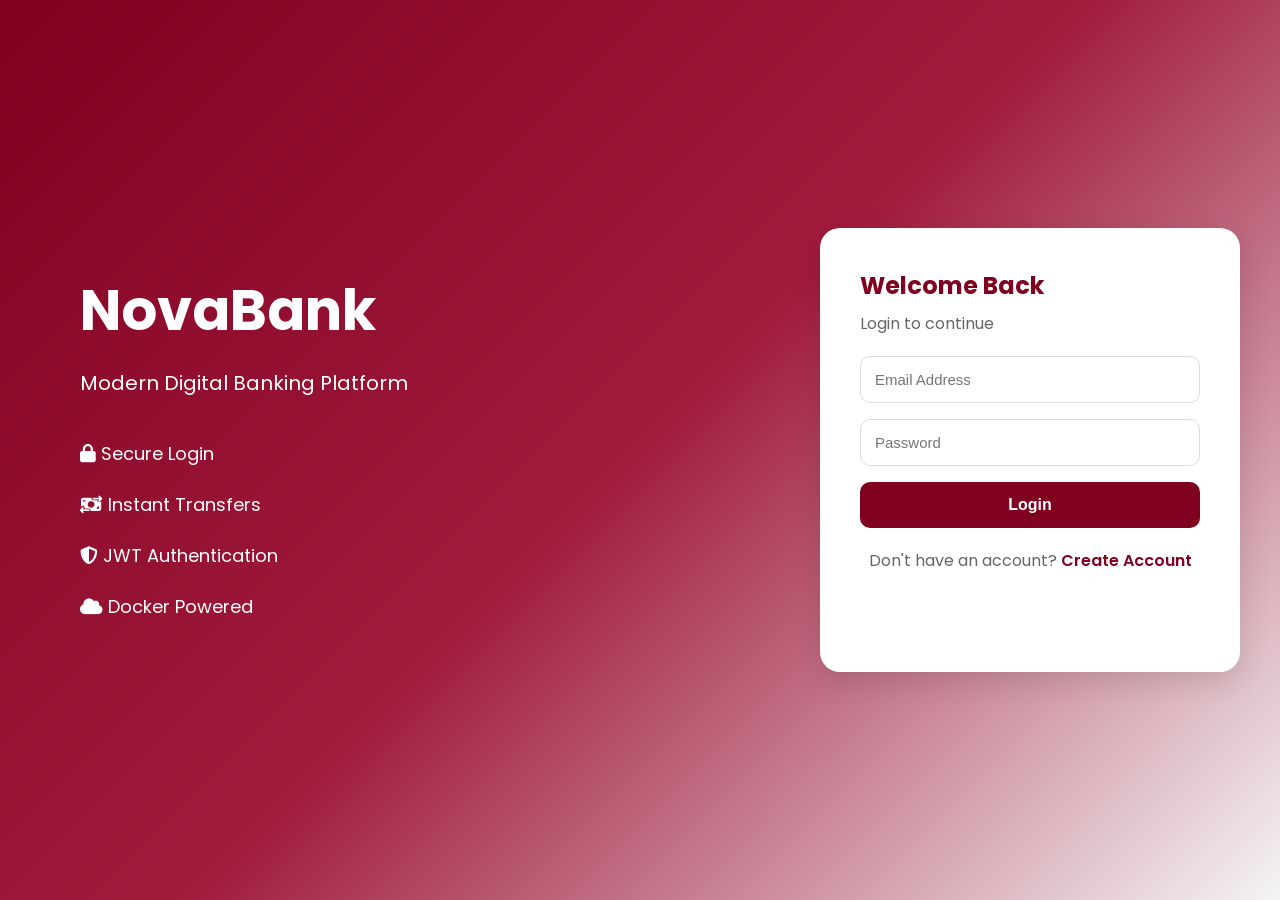
<file: frontend/index.html>
<!DOCTYPE html>
<html lang="en">
<head>
<meta charset="UTF-8">
<meta name="viewport" content="width=device-width, initial-scale=1.0">
<title>NovaBank | Login</title>

<link rel="stylesheet" href="style.css">

<link href="https://fonts.googleapis.com/css2?family=Poppins:wght@300;400;500;600;700&display=swap" rel="stylesheet">

<link rel="stylesheet"
href="https://cdnjs.cloudflare.com/ajax/libs/font-awesome/6.6.0/css/all.min.css">

</head>

<body class="login-page">

<div class="login-container">

<div class="login-left">

<h1>NovaBank</h1>

<p>
Modern Digital Banking Platform
</p>

<ul>

<li><i class="fa-solid fa-lock"></i> Secure Login</li>

<li><i class="fa-solid fa-money-bill-transfer"></i> Instant Transfers</li>

<li><i class="fa-solid fa-shield-halved"></i> JWT Authentication</li>

<li><i class="fa-solid fa-cloud"></i> Docker Powered</li>

</ul>

</div>


<div class="login-card">

<h2>Welcome Back</h2>

<p>Login to continue</p>

<form id="loginForm">

<input
type="email"
id="email"
placeholder="Email Address"
required>

<input
type="password"
id="password"
placeholder="Password"
required>

<button type="submit">

Login

</button>

</form>

<p class="register-link">

Don't have an account?

<a href="register.html">

Create Account

</a>

</p>

<div id="message"></div>

</div>

</div>

<script src="script.js"></script>

</body>
</html>
</file>
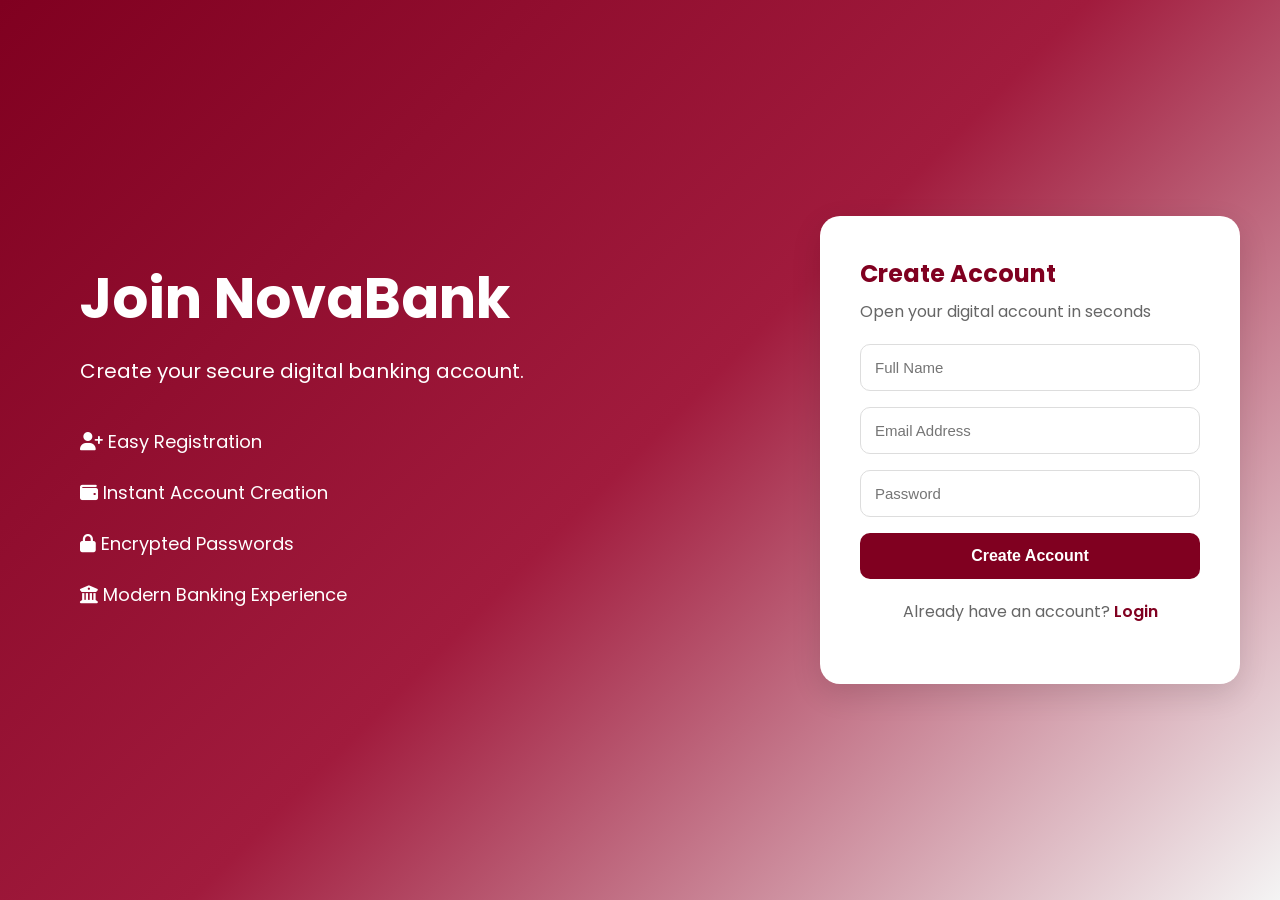
<file: frontend/register.html>
<!DOCTYPE html>
<html lang="en">

<head>

<meta charset="UTF-8">

<meta name="viewport" content="width=device-width, initial-scale=1.0">

<title>NovaBank | Register</title>

<link rel="stylesheet" href="style.css">

<link href="https://fonts.googleapis.com/css2?family=Poppins:wght@300;400;500;600;700&display=swap" rel="stylesheet">

<link rel="stylesheet"
href="https://cdnjs.cloudflare.com/ajax/libs/font-awesome/6.6.0/css/all.min.css">

</head>

<body class="login-page">

<div class="login-container">

<div class="login-left">

<h1>Join NovaBank</h1>

<p>
Create your secure digital banking account.
</p>

<ul>

<li><i class="fa-solid fa-user-plus"></i> Easy Registration</li>

<li><i class="fa-solid fa-wallet"></i> Instant Account Creation</li>

<li><i class="fa-solid fa-lock"></i> Encrypted Passwords</li>

<li><i class="fa-solid fa-building-columns"></i> Modern Banking Experience</li>

</ul>

</div>


<div class="login-card">

<h2>Create Account</h2>

<p>Open your digital account in seconds</p>

<form id="registerForm">

<input
type="text"
id="fullname"
placeholder="Full Name"
required>

<input
type="email"
id="regEmail"
placeholder="Email Address"
required>

<input
type="password"
id="regPassword"
placeholder="Password"
required>

<button type="submit">

Create Account

</button>

</form>

<p class="register-link">

Already have an account?

<a href="index.html">

Login

</a>

</p>

<div id="message"></div>

</div>

</div>

<script src="script.js"></script>

</body>

</html>
</file>
<file: frontend/style.css>
/* NovaBank Professional Theme */
:root{
 --primary:#800020;
 --primary-dark:#5c0017;
 --bg:#f7f7f9;
 --white:#fff;
 --text:#222;
 --shadow:0 10px 30px rgba(0,0,0,.12);
 --radius:16px;
}
*{margin:0;padding:0;box-sizing:border-box}
body{font-family:Poppins,Arial,sans-serif;background:var(--bg);color:var(--text)}
.login-page{
 background:linear-gradient(135deg,#800020,#a11b3d,#f4f4f4);
 min-height:100vh;display:flex;align-items:center;justify-content:center;padding:30px}
.login-container{display:grid;grid-template-columns:1fr 420px;gap:40px;max-width:1200px;width:100%}
.login-left{color:#fff;padding:40px}
.login-left h1{font-size:56px;margin-bottom:15px}
.login-left p{font-size:20px;margin-bottom:30px}
.login-left ul{list-style:none}
.login-left li{padding:12px 0;font-size:18px}
.login-card{
 background:#fff;border-radius:20px;padding:40px;
 box-shadow:var(--shadow)}
.login-card h2{color:var(--primary);margin-bottom:8px}
.login-card p{margin-bottom:20px;color:#666}
input{
 width:100%;padding:14px;border:1px solid #ddd;
 border-radius:10px;margin-bottom:16px;font-size:15px}
input:focus{outline:none;border-color:var(--primary)}
button{
 width:100%;padding:14px;border:none;
 border-radius:10px;background:var(--primary);
 color:#fff;font-size:16px;font-weight:600;
 cursor:pointer;transition:.3s}
button:hover{background:var(--primary-dark);transform:translateY(-2px)}
.register-link{text-align:center;margin-top:20px}
.register-link a{color:var(--primary);text-decoration:none;font-weight:600}
#message{margin-top:15px;text-align:center;color:#b00020;font-weight:600}

/* Dashboard */
.dashboard-body{background:#f4f4f6}
.navbar{
 display:flex;justify-content:space-between;align-items:center;
 background:#fff;padding:18px 40px;box-shadow:0 2px 10px rgba(0,0,0,.08)}
.logo{font-size:28px;font-weight:700;color:var(--primary)}
.profile{display:flex;align-items:center;gap:20px}
.profile button{width:auto;padding:10px 18px}
.dashboard-container{
 display:grid;grid-template-columns:350px 1fr;
 gap:25px;padding:30px}
.balance-card{
 background:linear-gradient(135deg,#800020,#b3003c);
 color:#fff;border-radius:18px;padding:30px;
 box-shadow:var(--shadow)}
.balance-card h1{font-size:42px;margin:20px 0}
.action-grid{display:grid;gap:15px;margin-top:25px}
.action-btn{padding:16px}
.right-panel{display:grid;grid-template-columns:repeat(auto-fit,minmax(280px,1fr));gap:20px}
.card{
 background:#fff;border-radius:16px;padding:25px;
 box-shadow:var(--shadow)}
.card h3{margin-bottom:15px;color:var(--primary)}
.history-card{
 margin:0 30px 30px;background:#fff;border-radius:18px;
 box-shadow:var(--shadow);padding:25px}
table{width:100%;border-collapse:collapse}
th{
 background:#800020;color:#fff;padding:14px}
td{
 padding:12px;border-bottom:1px solid #eee;text-align:center}
tr:hover{background:#fafafa}
@media(max-width:900px){
.login-container{grid-template-columns:1fr}
.login-left{text-align:center}
.dashboard-container{grid-template-columns:1fr}
.navbar{padding:15px 20px}
}
</file>
